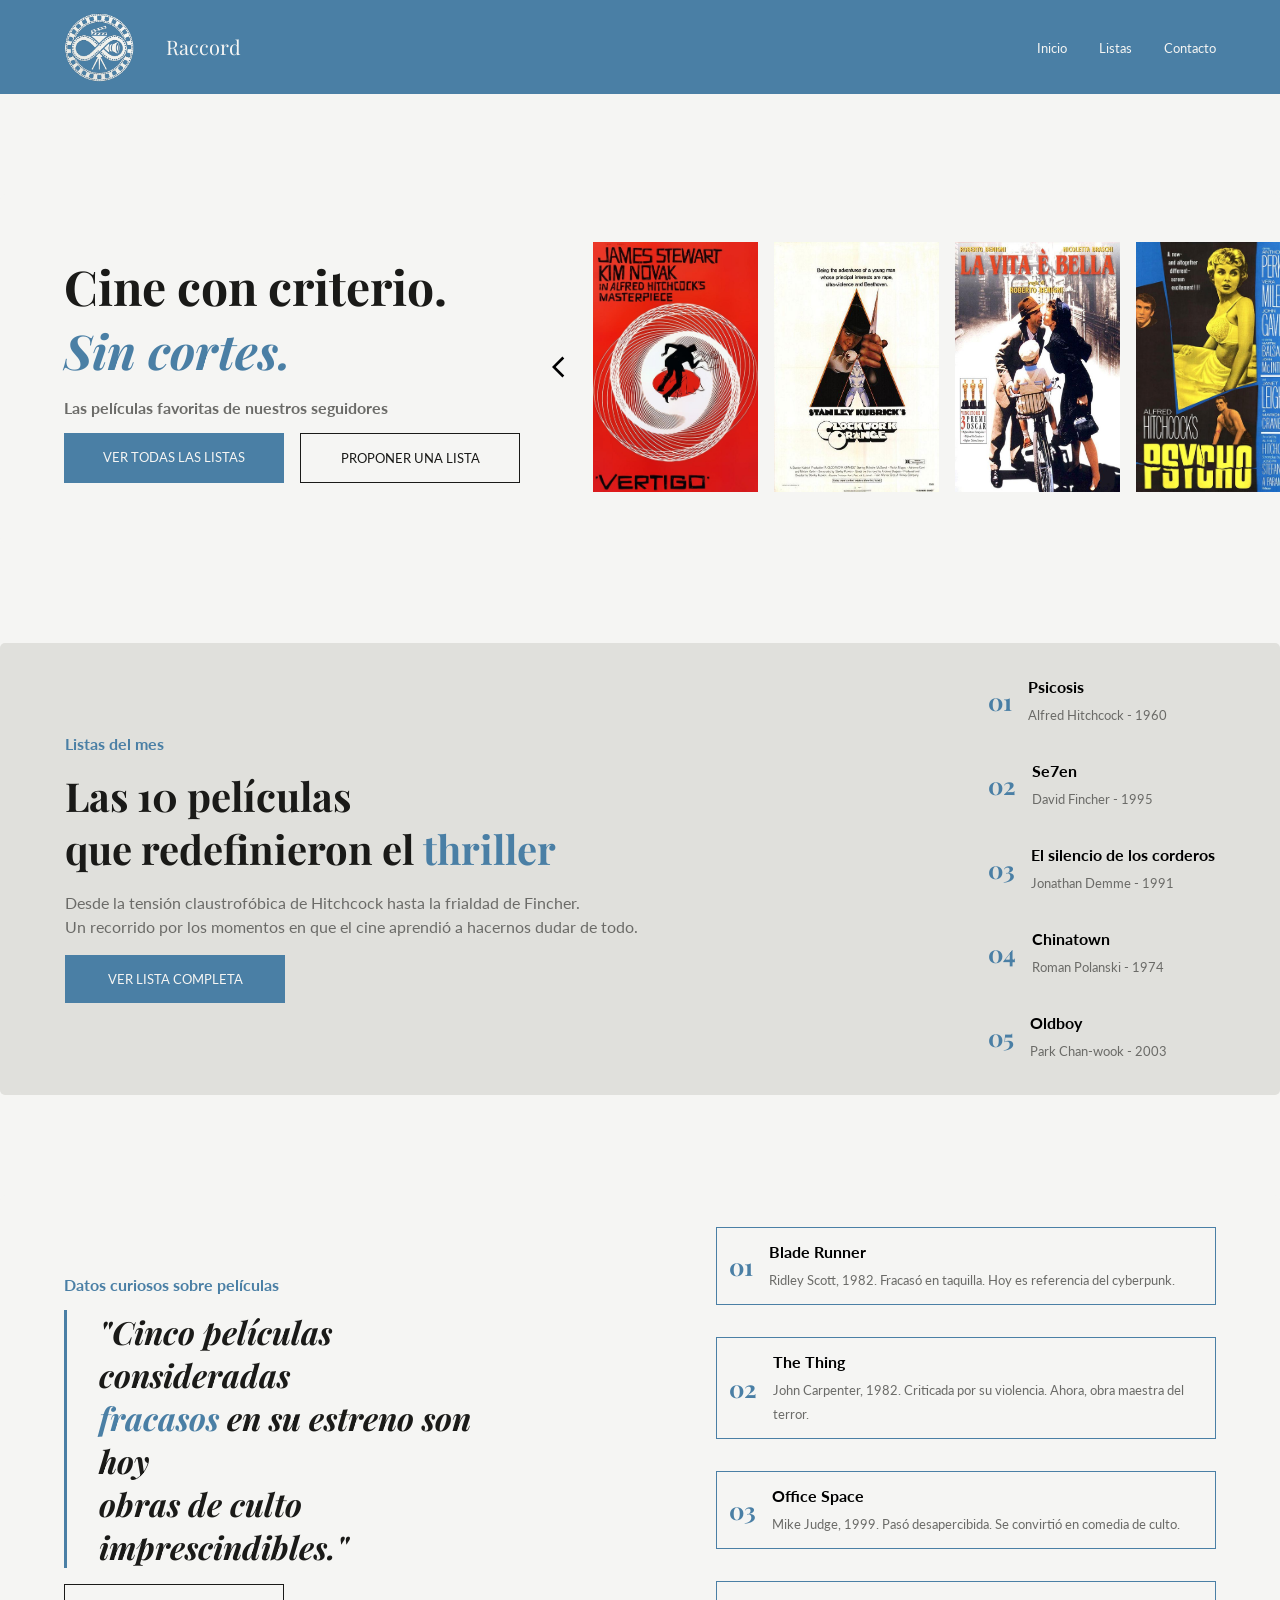
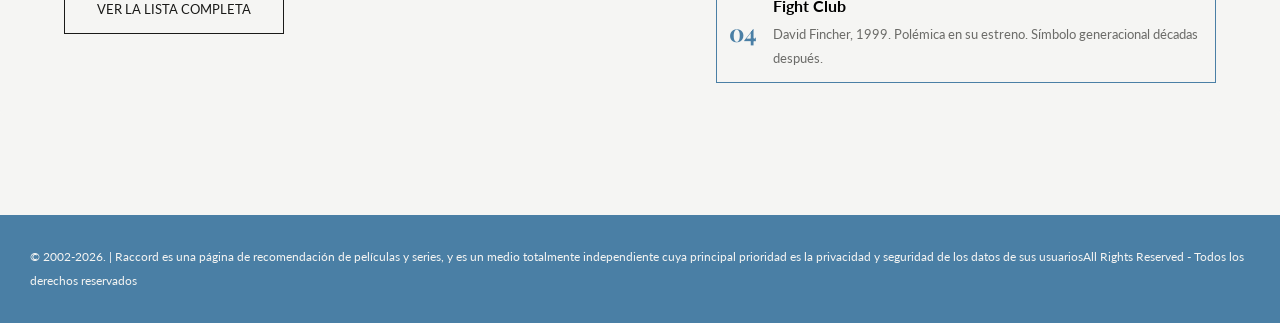
<file: index.html>
<!DOCTYPE html>
<html lang="en">

<head>
    <meta charset="UTF-8">
    <meta name="viewport" content="width=device-width, initial-scale=1.0">
    <title>Raccord</title>


    <link rel="preconnect" href="https://fonts.googleapis.com">
    <link rel="preconnect" href="https://fonts.gstatic.com" crossorigin>
    <link
        href="https://fonts.googleapis.com/css2?family=Lato:ital,wght@0,100;0,300;0,400;0,700;0,900;1,100;1,300;1,400;1,700;1,900&family=Open+Sans:ital,wght@0,300..800;1,300..800&display=swap"
        rel="stylesheet">
    <link rel="preconnect" href="https://fonts.googleapis.com">
    <link rel="preconnect" href="https://fonts.gstatic.com" crossorigin>
    <link rel="preconnect" href="https://fonts.googleapis.com">
    <link rel="preconnect" href="https://fonts.gstatic.com" crossorigin>
    <link
        href="https://fonts.googleapis.com/css2?family=Playfair+Display:ital,wght@0,400..900;1,400..900&family=Playfair:ital,opsz,wght@0,5..1200,300..900;1,5..1200,300..900&display=swap"
        rel="stylesheet">
    <link rel="stylesheet" href="css/inicio.css">
    <link rel="stylesheet" href="css/global.css">
</head>

<body>
    <!-- HEADER CON EL ICONO Y EL NAV -->
    <header class="flex">
        <div class="logo">
            <img src="img/Gemini_Generated_Image_gf1w91gf1w91gf1w.png" alt="">
            <!-- NOMBRE DE LA PÁGINA -->
            <div class="titulo-pagina">
                <p class="titulo">Raccord</p>
            </div>

        </div>

        <div class="menu">
            <img id="menu-icono" src="img/menu_24dp_F5F5F3_FILL0_wght400_GRAD0_opsz24.svg" alt="">
        </div>

        <nav class="navegador flex">
            <ul class="flex">
                <li><a href="inicio.html">Inicio</a></li>
                <li><a href="categoriaProductos.html">Listas</a></li>
                <li><a href="contacto.html">Contacto</a></li>
            </ul>
        </nav>
    </header>



    <main>
        <!-- TÍTULO DE LA PÁGINA CON SU SUBTITULO -->
    

        <!-- PRIMER SECTION, BANER -->
        <section class="baner division">
            <!-- DIV CON EL TEXTO -->
            <div class="texto-contenedor">
                <h1 class="h1baner">Cine con criterio. <span class="resaltado"><br><em>Sin cortes.</em></span> </h1>
                <h2 class="h2baner">Las películas favoritas de nuestros seguidores</h2>
                <!-- DIV CON LOS BOTONES -->
                <div class="div-boton">
                    <a class="boton ver" href="categoriaProductos.html">Ver todas las listas</a>
                    <a class="boton proponer" href="contacto.html">Proponer una lista</a>

                </div>

            </div>


            <!-- DIV CON LAS PELÍCULAS -->
            <div class="peliculas-banner">
                <!-- ICONO FLECHA -->
                <div class="icono-flecha" id="retroceder">
                    <img src="img/arrow_back_ios_24dp_000000_FILL0_wght400_GRAD0_opsz24.svg" alt="">
                </div>
                <div clas>
                    <!-- DIV CON LAS IMÁGENES DE LAS PELÍCULAS -->
                    <div class="grid" id="gridPeliculas">
                        <img src="img/vertigo-154050178-large.png" alt="">
                        <img src="img/a_clockwork_orange-964766200-large.png" alt="">
                        <img src="img/la_vita_e_bella-646167341-large.png" alt="">
                        <img src="img/psycho-805182707-large.png" alt="">
                        <img src="img/the_shawshank_redemption-576140557-large.png" alt="">
                        <img src="img/lost_highway-573198031-large.png" alt="">
                        <img src="img/un_monstruo_viene_a_verme_a_monster_calls-108553414-large.png" alt="">
                        <img src="img/the_sixth_sense-516003703-large.png" alt="">
                        <img src="img/one_flew_over_the_cuckoo_s_nest-669408644-large.png" alt="">
                        <img src="img/oldeuboi-520509097-large.png" alt="">
                    </div>

                </div>
                <!-- ICONO FLECHA -->
                <div class="icono-flecha" id="avanzar">
                    <img src="img/arrow_forward_ios_24dp_E3E3E3_FILL0_wght400_GRAD0_opsz24.svg" alt="">
                </div>
            </div>
        </section>


        <!-- SEGUNDO SECTION, LISTAS DEL MES -->
        <section class="listaMes division">
            <!-- DIV CON EL TEXTO -->
            <div class="texto-contenedor">
                <h2 class="h2listas">Listas del mes</h2>
                <h3 class="h3listas">Las 10 películas <br>que redefinieron el <span class="resaltado">thriller</span>
                </h3>
                <p>Desde la tensión claustrofóbica de Hitchcock hasta la frialdad de Fincher. <br>Un recorrido por los
                    momentos en que el cine aprendió a hacernos dudar de todo.</p>
                <!-- BOTÓN PARA VER LISTAS COMPLETAS -->
                <a class="boton ver" href="categoriaProductos.html">Ver lista completa</a>
            </div>

            <!-- DIV CON LAS PELICULAS DEL RANKING -->
            <div class="rankinMes">
                <div class="informacion-pelicula">
                    <div class="div-peliculas">
                        <!-- DIV CON LA INFORMACIÓN DE LAS PELICULAS DE FORMA INDEPENDIENTE -->
                        <div class="peliculas-orden">
                            <!-- NÚMERO DE LA PELÍCULA -->
                            <div class="numero">
                                <p>01</p>
                            </div>
                            <!-- INFORMACIÓN DE LA PELÍCULA -->
                            <div class="informacionP">
                                <p class="nombre-pelicula">Psicosis</p>
                                <p class="director">Alfred Hitchcock - 1960</p>

                            </div>

                        </div>
                        <div class="peliculas-orden">
                            <div class="numero">
                                <p>02</p>
                            </div>
                            <div class="informacionP">
                                <p class="nombre-pelicula">Se7en</p>
                                <p class="director">David Fincher - 1995</p>

                            </div>

                        </div>
                        <div class="peliculas-orden">
                            <div class="numero">
                                <p>03</p>
                            </div>
                            <div class="informacionP">
                                <p class="nombre-pelicula">El silencio de los corderos</p>
                                <p class="director">Jonathan Demme - 1991</p>

                            </div>

                        </div>
                        <div class="peliculas-orden">
                            <div class="numero">
                                <p>04</p>
                            </div>
                            <div class="informacionP">
                                <p class="nombre-pelicula">Chinatown</p>
                                <p class="director">Roman Polanski - 1974</p>

                            </div>

                        </div>
                        <div class="peliculas-orden">
                            <div class="numero">
                                <p>05</p>
                            </div>
                            <div class="informacionP">
                                <p class="nombre-pelicula">Oldboy</p>
                                <p class="director">Park Chan-wook - 2003</p>

                            </div>

                        </div>

                    </div>

                </div>

            </div>

        </section>


        <!-- TERCER SECTION, DATOS CURIOSOS -->
        <section class="datosCuriosos division">
            <!-- DIV CON EL TEXTO -->
            <div class="texto-contenedor">
                <h2 class="h2datos">Datos curiosos sobre películas</h2>
                <div>
                    <h3 class="h3datos bordeIzq"> <em>"Cinco películas consideradas <br><span
                                class="resaltado">fracasos</span>
                            en su
                            estreno son hoy <br>obras de culto
                            imprescindibles."</em> </h3>

                </div>
                <!-- BOTÓN QUE TE LLEVA A LA PÁGINA DE LAS LISTAS -->
                <a class="boton proponer" href="categoriaProductos.html">Ver la lista completa </a>
            </div>

            <!-- DIV CON LAS PELÍCULAS -->
            <div class="div-peliculas ">
                <!-- DIV DE CADA PELÍCULA -->
                <div class="peliculas-ordenes borde">
                    <!-- NÚMERO DE LA PELÍCULA -->
                    <div class="numero">
                        <p>01</p>
                    </div>
                    <!-- INFORMACIÓN DE LA PELÍCULA -->
                    <div class="informacionP">
                        <p class="nombre-pelicula">Blade Runner</p>
                        <p class="director">Ridley Scott, 1982. Fracasó en taquilla. Hoy es referencia del
                            cyberpunk.</p>

                    </div>
                </div>
                <div class="peliculas-ordenes borde">
                    <div class="numero">
                        <p>02</p>
                    </div>
                    <div class="informacionP">
                        <p class="nombre-pelicula">The Thing</p>
                        <p class="director">John Carpenter, 1982. Criticada por su violencia. Ahora, obra maestra del
                            terror.</p>

                    </div>
                </div>
                <div class="peliculas-ordenes borde">
                    <div class="numero">
                        <p>03</p>
                    </div>
                    <div class="informacionP">
                        <p class="nombre-pelicula">Office Space</p>
                        <p class="director">Mike Judge, 1999. Pasó desapercibida. Se convirtió en comedia de culto.</p>

                    </div>
                </div>
                <div class="peliculas-ordenes borde">
                    <div class="numero">
                        <p>04</p>
                    </div>
                    <div class="informacionP">
                        <p class="nombre-pelicula">Fight Club</p>
                        <p class="director">David Fincher, 1999. Polémica en su estreno. Símbolo generacional décadas
                            después.</p>

                    </div>
                </div>
            </div>
        </section>

    </main>



    <!-- FOOTER -->
    <footer>
        <p>© 2002-2026. | Raccord es una página de recomendación de películas y series, y es un medio totalmente
            independiente cuya principal prioridad es la privacidad y seguridad de los datos de sus usuariosAll Rights
            Reserved - Todos los derechos reservados</p>

    </footer>
    <!-- El link del script va justo al final del body -->
    <script src="js/global.js"></script>
    <script src="js/inicio.js"></script>
</body>


</html>
</file>
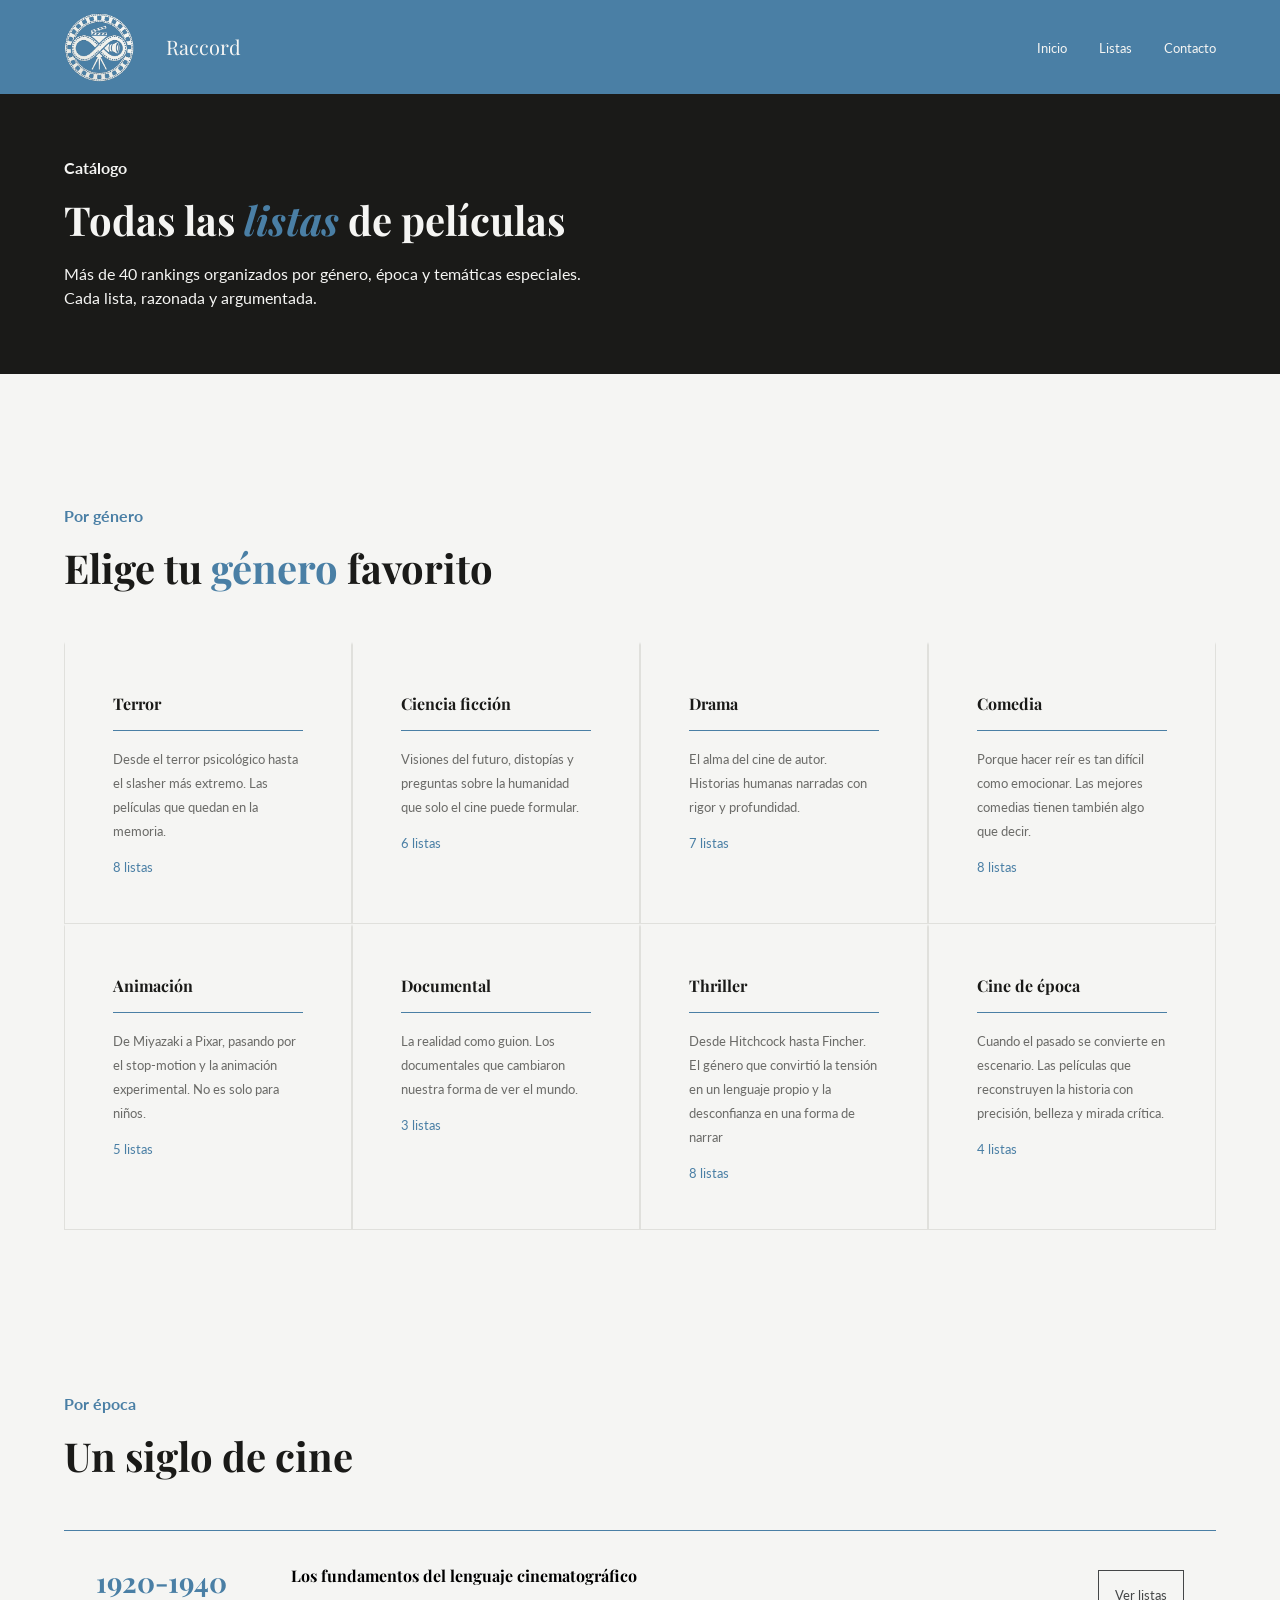
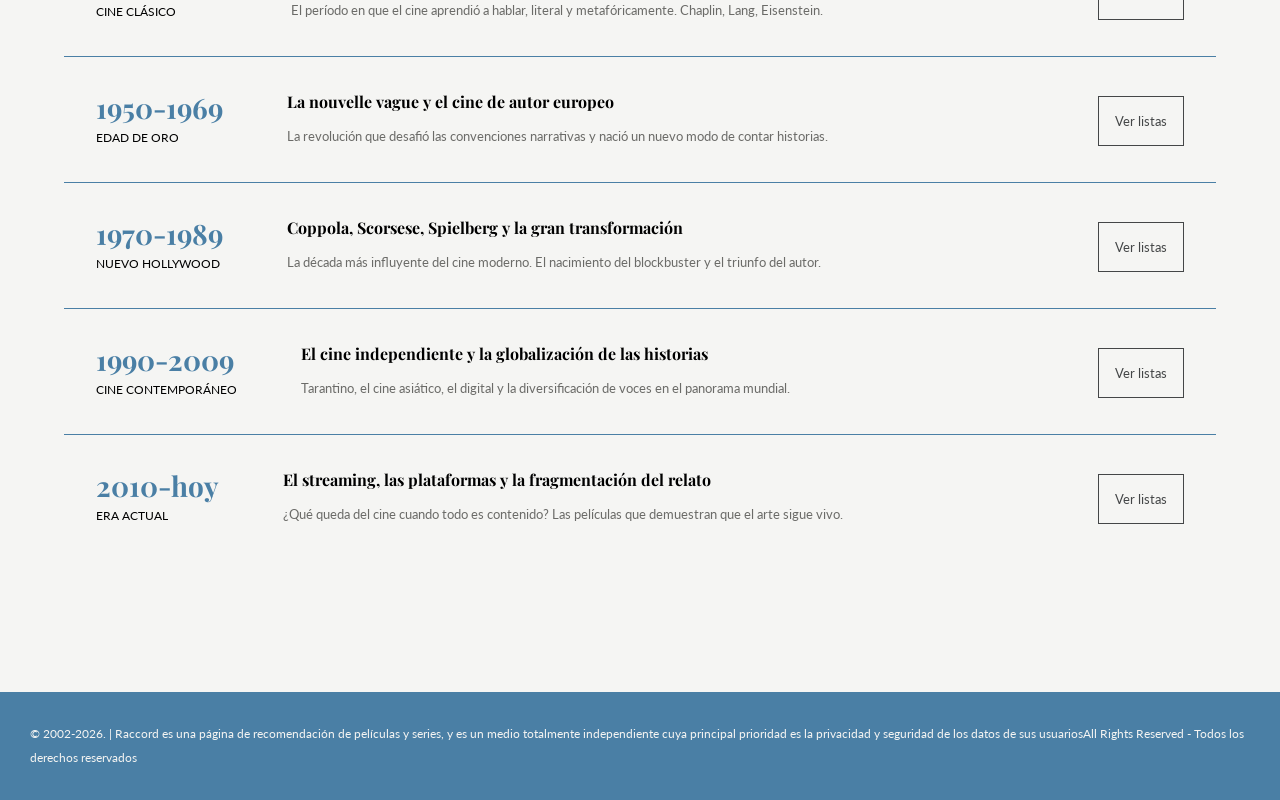
<file: categoriaProductos.html>
<!DOCTYPE html>
<html lang="en">

<head>
    <meta charset="UTF-8">
    <meta name="viewport" content="width=device-width, initial-scale=1.0">
    <title>Raccord</title>
    <link
        href="https://fonts.googleapis.com/css2?family=Lato:ital,wght@0,100;0,300;0,400;0,700;0,900;1,100;1,300;1,400;1,700;1,900&family=Open+Sans:ital,wght@0,300..800;1,300..800&display=swap"
        rel="stylesheet">
    <link rel="preconnect" href="https://fonts.googleapis.com">
    <link rel="preconnect" href="https://fonts.gstatic.com" crossorigin>
    <link rel="preconnect" href="https://fonts.googleapis.com">
    <link rel="preconnect" href="https://fonts.gstatic.com" crossorigin>
    <link
        href="https://fonts.googleapis.com/css2?family=Playfair+Display:ital,wght@0,400..900;1,400..900&family=Playfair:ital,opsz,wght@0,5..1200,300..900;1,5..1200,300..900&display=swap"
        rel="stylesheet">
    <link rel="stylesheet" href="css/categoriaProductos.css">
    <link rel="stylesheet" href="css/global.css">
</head>

<body>
    <!-- HEADER CON ICONO Y NAV -->
    <header class="flex">
        <div class="logo">
            <img src="img/Gemini_Generated_Image_gf1w91gf1w91gf1w.png" alt="">
             <!-- NOMBRE DE LA PÁGINA -->
            <div class="titulo-pagina">
                <p class="titulo">Raccord</p>
            </div>
        </div>

        <div class="menu">
            <img id="menu-icono" src="img/menu_24dp_F5F5F3_FILL0_wght400_GRAD0_opsz24.svg" alt="">
        </div>

        <nav class="navegador flex">
            <ul class="flex">
                <li><a href="index.html">Inicio</a></li>
                <li><a href="categoriaProductos.html">Listas</a></li>
                <li><a href="contacto.html">Contacto</a></li>
            </ul>
        </nav>
    </header>




    <main>
       

        <!-- PRIMER SECTION, CATÁLOGO -->
        <section class="todas-listas">
            <div class="texto-contenedor">
                <h2 class="h2listas">Catálogo</h2>
                <h1 class="h1listas">Todas las <span class="resaltado"><em>listas</em></span> de películas</h1>
                <p>Más de 40 rankings organizados por género, época y temáticas especiales. Cada lista, razonada y
                    argumentada.</p>
            </div>

        </section>
        
        <!-- SEGUNDO SECTION, POR GÉNERO -->
        <section class="section-genero">
            <!-- DIV CON EL TEXTO -->
            <div class="texto-contenedor">
                <h2 class="h2listas">Por género</h2>
                <h3 class="h3listas">Elige tu <span class="resaltado">género</span> favorito</h3>
            </div>

            <!-- DIV CON EL GRID DE LAS PELÍCULAS POR GÉNERO -->
            <div class="por-genero">
                <!-- DIV DE CADA PELÍCULA CON SU GÉNERO E INFORMACIÓN -->
                <div class="genero">
                    <h3>Terror</h3>
                    <p>Desde el terror psicológico hasta el slasher más extremo. Las películas que quedan en la memoria.
                    </p>
                    <a href="">8 listas</a>
                </div>

                <div class="genero">
                    <h3>Ciencia ficción</h3>
                    <p>Visiones del futuro, distopías y preguntas sobre la humanidad que solo el cine puede formular.
                    </p>
                    <a href="">6 listas</a>
                </div>

                <div class="genero">
                    <h3>Drama</h3>
                    <p>El alma del cine de autor. Historias humanas narradas con rigor y profundidad.
                    </p>
                    <a href="">7 listas</a>
                </div>

                <div class="genero">
                    <h3>Comedia</h3>
                    <p>Porque hacer reír es tan difícil como emocionar. Las mejores comedias tienen también algo que
                        decir.
                    </p>
                    <a href="">8 listas</a>
                </div>

                <div class="genero">
                    <h3>Animación</h3>
                    <p>De Miyazaki a Pixar, pasando por el stop-motion y la animación experimental. No es solo para
                        niños.
                    </p>
                    <a href="">5 listas</a>
                </div>

                <div class="genero">
                    <h3>Documental</h3>
                    <p>La realidad como guion. Los documentales que cambiaron nuestra forma de ver el mundo.
                    </p>
                    <a href="">3 listas</a>
                </div>

                <div class="genero">
                    <h3>Thriller
                    </h3>
                    <p>Desde Hitchcock hasta Fincher. El género que convirtió la tensión en un lenguaje propio y la
                        desconfianza en una forma de narrar
                    </p>
                    <a href="">8 listas</a>
                </div>

                <div class="genero">
                    <h3>Cine de época</h3>
                    <p>Cuando el pasado se convierte en escenario. Las películas que reconstruyen la historia con
                        precisión, belleza y mirada crítica.
                    </p>
                    <a href="">4 listas</a>
                </div>
            </div>

        </section>


        <!-- TERCER DIV, POR ÉPOCA -->
        <section class="siglo-cine">
            <!-- DIV CON EL TEXTO -->
            <div class="texto-contenedor">
                <h2 class="h2listas">Por época</h2>
                <h3 class="h3listas">Un siglo de cine</h3>
            </div>

            <!-- DIV CON LAS PELÍCULAS POR ÉPOCA -->
            <div class="contenedor-filas-cine">
                <!-- DIV DE LA FILA DE CADA PELÍCULA -->
                <div class="fila-cine-completa">
                    <!-- DIV DE LA INFORMACIÓN DE LAS PELÍCULAS -->
                    <div class="fila-cine">
                        <!-- FECHA Y TIPO DE CINE -->
                        <div class="fecha">
                            <h3>1920-1940</h3>
                            <p>Cine clásico</p>
                        </div>
                        <!-- INFORMACIÓN DE LA CATEGORÍA -->
                        <div class="texto-cine">
                            <h4>Los fundamentos del lenguaje cinematográfico</h4>
                            <p>El período en que el cine aprendió a hablar, literal y metafóricamente. Chaplin,
                                Lang, Eisenstein.
                            </p>
                        </div>

                    </div>

                    <!-- BOTÓN QUE TE LLEVARIA A LAS LISTAS -->
                    <div class="ver-listas">
                        <a class="boton-listas" href="">Ver listas</a>
                    </div>

                </div>

                <div class="fila-cine-completa">
                    <div class="fila-cine">
                        <div class="fecha">
                            <h3>1950-1969</h3>
                            <p>Edad de oro</p>

                        </div>

                        <div class="texto-cine">
                            <h4>La nouvelle vague y el cine de autor europeo</h4>
                            <p>La revolución que desafió las convenciones narrativas y nació un nuevo modo de contar
                                historias.
                            </p>
                        </div>

                    </div>

                    <div class="ver-listas">
                        <a class="boton-listas" href="">Ver listas</a>
                    </div>

                </div>

                <div class="fila-cine-completa">
                    <div class="fila-cine">
                        <div class="fecha">
                            <h3>1970-1989</h3>
                            <p>Nuevo Hollywood</p>

                        </div>

                        <div class="texto-cine">
                            <h4>Coppola, Scorsese, Spielberg y la gran transformación</h4>
                            <p>La década más influyente del cine moderno. El nacimiento del blockbuster y el triunfo del
                                autor.
                            </p>
                        </div>

                    </div>

                    <div class="ver-listas">
                        <a class="boton-listas" href="">Ver listas</a>
                    </div>

                </div>

                <div class="fila-cine-completa">
                    <div class="fila-cine">
                        <div class="fecha">
                            <h3>1990-2009</h3>
                            <p>Cine contemporáneo</p>

                        </div>

                        <div class="texto-cine">
                            <h4>El cine independiente y la globalización de las historias</h4>
                            <p>Tarantino, el cine asiático, el digital y la diversificación de voces en el panorama
                                mundial.
                            </p>
                        </div>

                    </div>

                    <div class="ver-listas">
                        <a class="boton-listas" href="">Ver listas</a>
                    </div>

                </div>

                <div class="fila-cine-completa">
                    <div class="fila-cine">
                        <div class="fecha">
                            <h3>2010-hoy</h3>
                            <p>Era actual</p>

                        </div>

                        <div class="texto-cine">
                            <h4>El streaming, las plataformas y la fragmentación del relato</h4>
                            <p>¿Qué queda del cine cuando todo es contenido? Las películas que demuestran que el arte
                                sigue vivo.
                            </p>
                        </div>

                    </div>

                    <div class="ver-listas">
                        <a class="boton-listas" href="">Ver listas</a>
                    </div>

                </div>

            </div>

            </div>

        </section>

    </main>


    <!-- FOOTER -->
    <footer>
        <p>© 2002-2026. | Raccord es una página de recomendación de películas y series, y es un medio totalmente
            independiente cuya principal prioridad es la privacidad y seguridad de los datos de sus usuariosAll Rights
            Reserved - Todos los derechos reservados</p>

    </footer>

    <script src="js/global.js"></script>
</body>



</html>
</file>
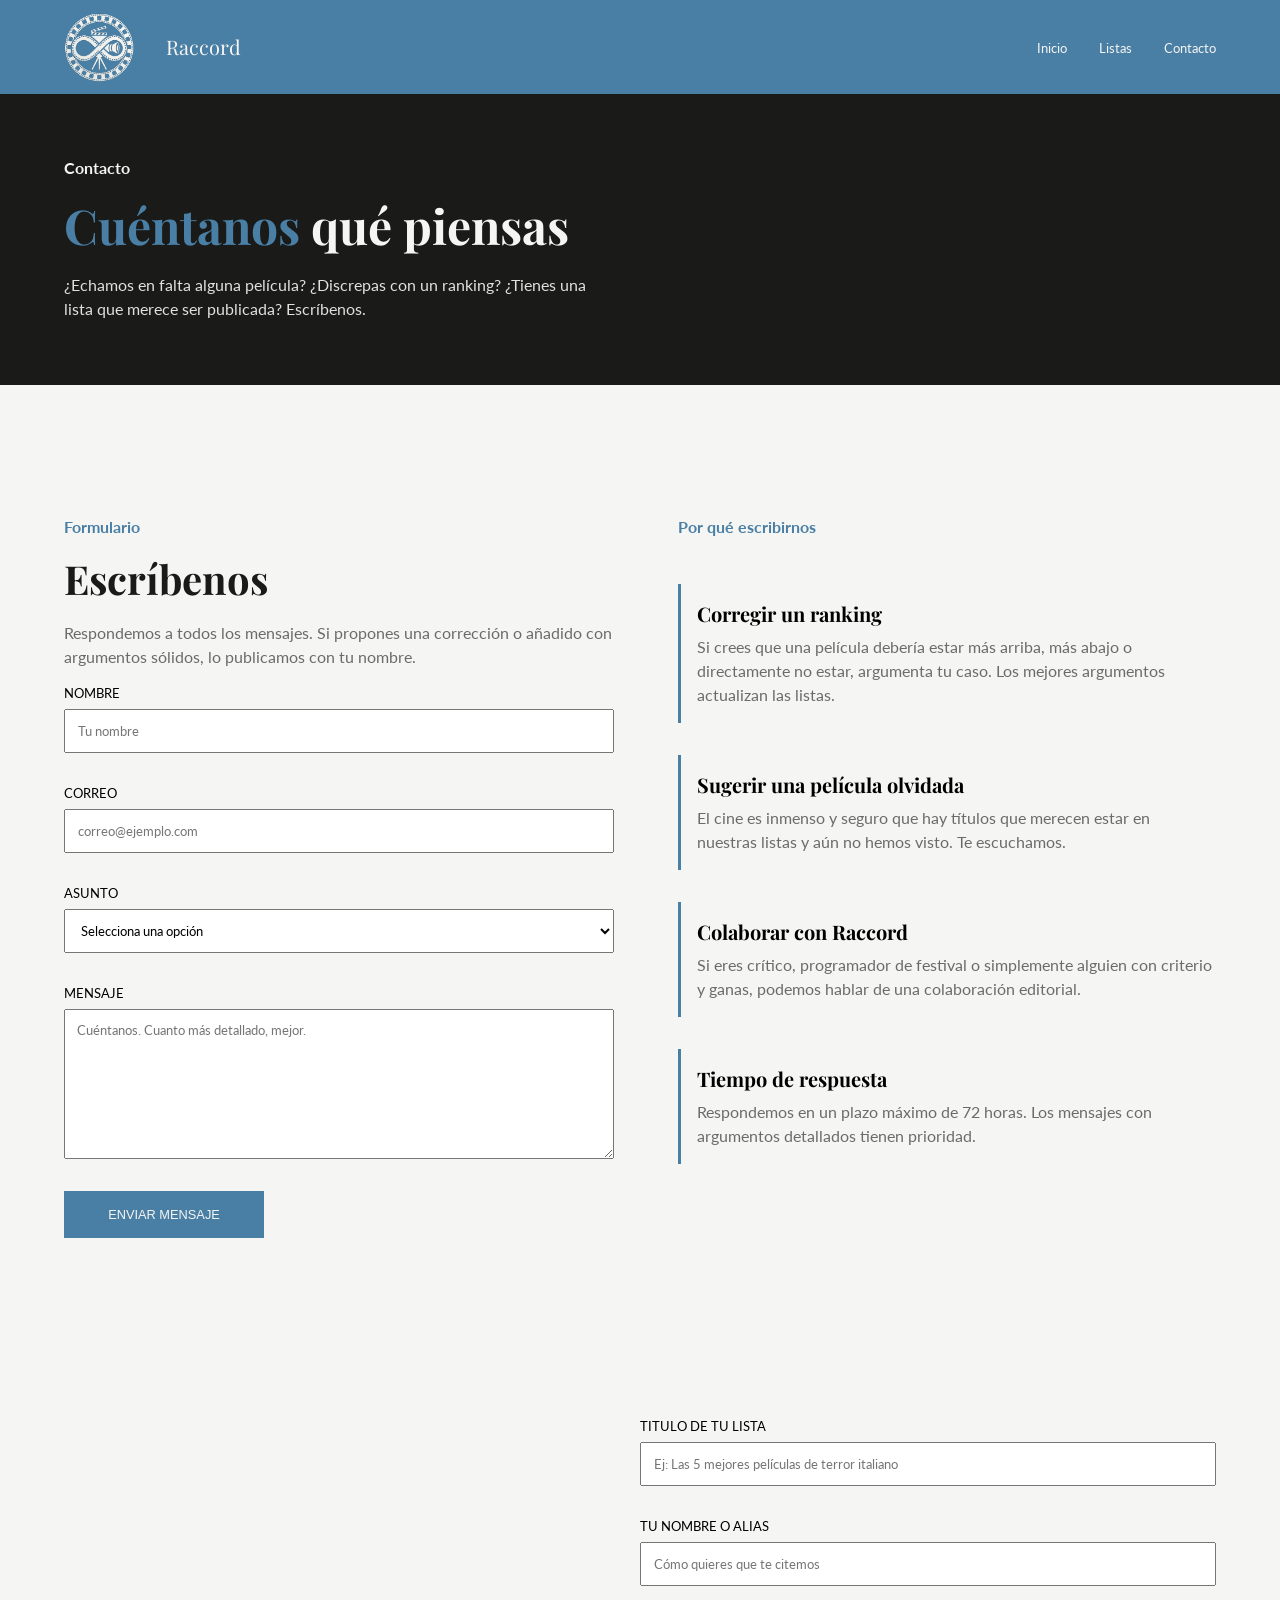
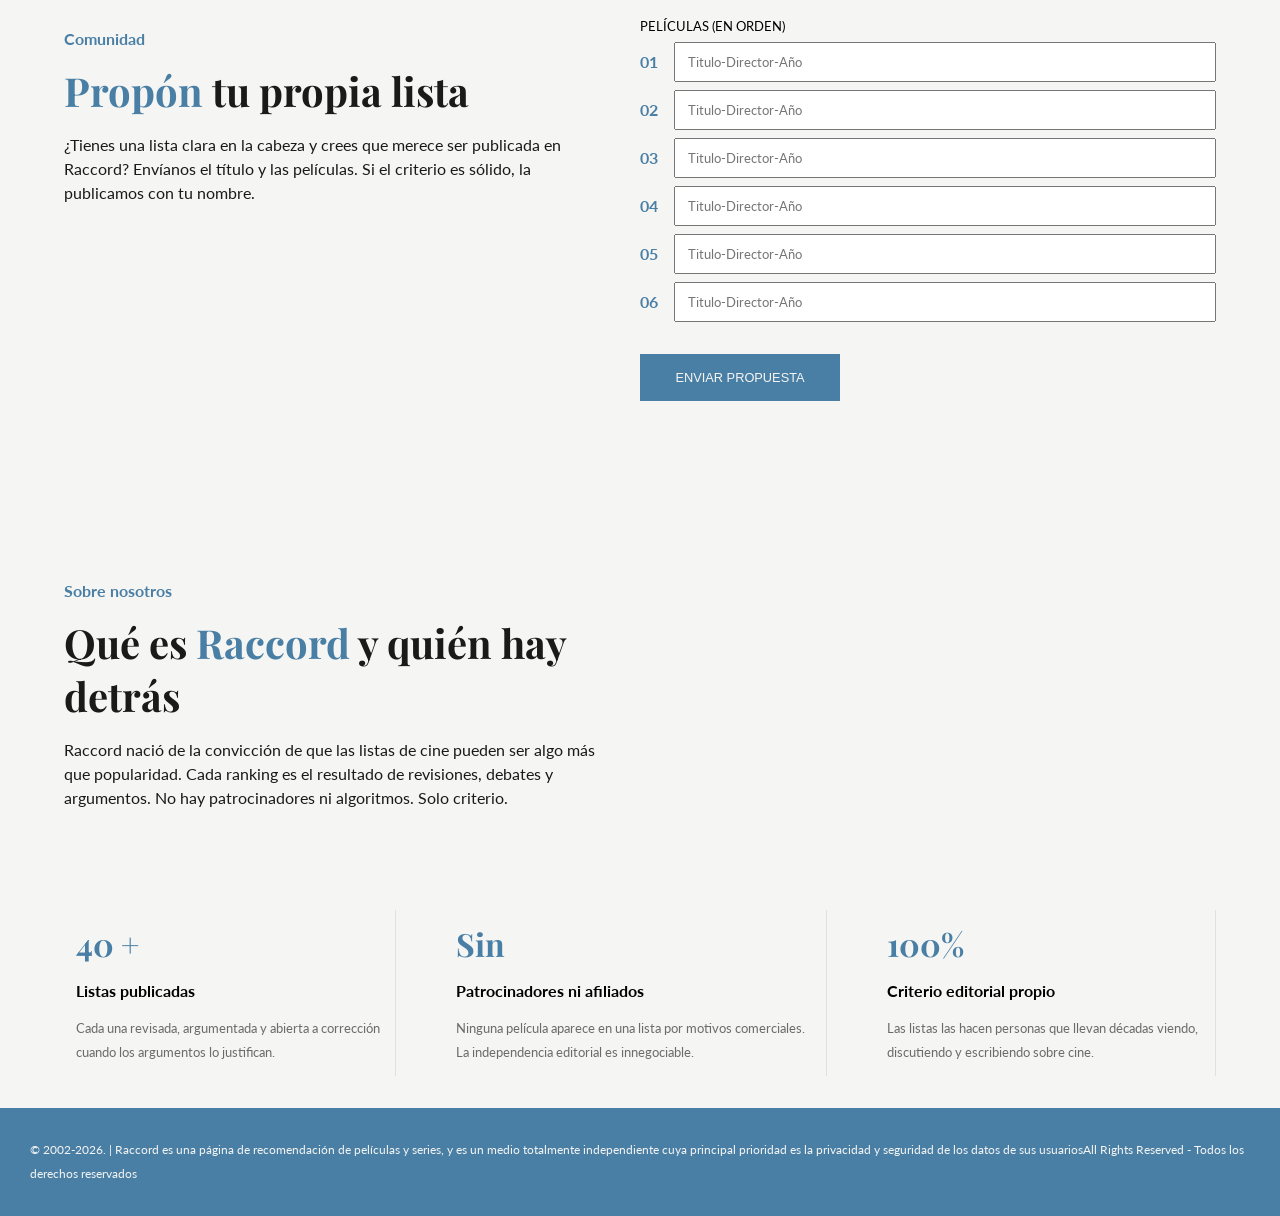
<file: contacto.html>
<!DOCTYPE html>
<html lang="en">

<head>
    <meta charset="UTF-8">
    <meta name="viewport" content="width=device-width, initial-scale=1.0">
    <title>Raccord</title>
    <link
        href="https://fonts.googleapis.com/css2?family=Lato:ital,wght@0,100;0,300;0,400;0,700;0,900;1,100;1,300;1,400;1,700;1,900&family=Open+Sans:ital,wght@0,300..800;1,300..800&display=swap"
        rel="stylesheet">
    <link rel="preconnect" href="https://fonts.googleapis.com">
    <link rel="preconnect" href="https://fonts.gstatic.com" crossorigin>
    <link rel="preconnect" href="https://fonts.googleapis.com">
    <link rel="preconnect" href="https://fonts.gstatic.com" crossorigin>
    <link
        href="https://fonts.googleapis.com/css2?family=Playfair+Display:ital,wght@0,400..900;1,400..900&family=Playfair:ital,opsz,wght@0,5..1200,300..900;1,5..1200,300..900&display=swap"
        rel="stylesheet">
    <link rel="stylesheet" href="css/contacto.css">
    <link rel="stylesheet" href="css/global.css">
</head>

<body>
    <!-- HEADER CON EL ICONO Y EL NAV -->
    <header class="flex">
        <div class="logo">
            <img src="img/Gemini_Generated_Image_gf1w91gf1w91gf1w.png" alt="">
             <!-- NOMBRE DE LA PÁGINA -->
            <div class="titulo-pagina">
                <p class="titulo">Raccord</p>
            </div>
        </div>

        <div class="menu">
            <img id="menu-icono" src="img/menu_24dp_F5F5F3_FILL0_wght400_GRAD0_opsz24.svg" alt="">
        </div>

        <nav class="navegador flex">
            <ul class="flex">
                <li><a href="index.html">Inicio</a></li>
                <li><a href="categoriaProductos.html">Listas</a></li>
                <li><a href="contacto.html">Contacto</a></li>
            </ul>
        </nav>
    </header>




    <main>
       

        <!-- PRIMER SECTION, DE CONTACTO -->
        <section class="section-contacto">
            <!-- TEXTO DEL SECTION -->
            <div class="texto-contenedor">
                <h2 class="h2listas">Contacto</h2>
                <h1 class="h1listas"><span class="resaltado">Cuéntanos</span> qué piensas</h1>
                <p>¿Echamos en falta alguna película? ¿Discrepas con un ranking? ¿Tienes una lista que merece ser
                    publicada? Escríbenos.</p>
            </div>

        </section>

        <!-- SEGUNDO SECTION, PRIMER FORMULARIO -->
        <section class="section-formulario">
            <div class="formulario">
                <!-- DIV CON TEXTO INFORMATIVO DEL FORMULARIO -->
                <div class="texto-contenedor">
                    <h2 class="h2listas">Formulario</h2>
                    <h3 class="h3listas">Escríbenos</h3>
                    <p>Respondemos a todos los mensajes. Si propones una corrección o añadido con argumentos sólidos, lo
                        publicamos con tu nombre.</p>
                </div>

                <!-- DIV QUE CONTIENE EL FORMULARIO -->
                <div class="formulario-rellenar">
                    <form action="" id="formulario-contacto">
                        <!-- DATOS DEL FORMULARIO -->
                        <div class="datos">
                            <!-- NOMBRE -->
                            <div class="nombre linea-formulario">
                                <label for="text">Nombre</label>
                                <input type="text" placeholder="Tu nombre" required>
                            </div>
                            <!-- CORREO -->
                            <div class="correo linea-formulario">
                                <label for="text">Correo</label>
                                <input type="email" placeholder="correo@ejemplo.com" required>
                            </div>
                            <!-- ASUNTO SELECCIONABLE -->
                            <div class="asunto linea-formulario">
                                <label for="text">Asunto</label>
                                <select name="select-asunto">
                                    <option value="">Selecciona una opción</option>
                                    <option value="">Corrección de un ranking</option>
                                    <option value="">Sugerencia de película</option>
                                    <option value="">Propuesta de lista nueva</option>
                                    <option value="">Colaboración o prensa</option>
                                    <option value="">Otro</option>
                                </select>
                            </div>
                            <!-- MENSAJE CON TEXT AREA -->
                            <div class="mensaje linea-formulario">
                                <label for="text">Mensaje</label>
                                <textarea name="mensaje"
                                    placeholder="Cuéntanos. Cuanto más detallado, mejor."></textarea>
                            </div>
                            <!-- BOTÓN PARA ENVIAR EL FORMULARIO -->
                            <button>Enviar Mensaje</button>

                        </div>
                    </form>
                    <!-- PARRAFO PARA QUE SE MUESTRE EL MENSAJE DEL SUBMIT -->
                    <p id= "mensaje-confirmacion-contacto"></p>

                </div>
            </div>

            <!-- DIV DE POR QUÉ ESCRIBIR -->
            <div class="porque-escribir">
                <!-- TÍTULO DEL APARTADO -->
                <div class="texto-contenedor">
                    <h2 class="h2listas">Por qué escribirnos</h2>
                </div>

                <!-- DIV DE LOS MOTIVOS -->
                <div class="div-motivos">
                    <!-- MOTIVOS DE FORMA INDEPENDIENTE -->
                    <div class="motivos-tarjeta">
                        <h3>Corregir un ranking</h3>
                        <p>Si crees que una película debería estar más arriba, más abajo o directamente no estar,
                            argumenta
                            tu caso. Los mejores argumentos actualizan las listas.</p>
                    </div>

                    <div class="motivos-tarjeta">
                        <h3>Sugerir una película olvidada</h3>
                        <p>El cine es inmenso y seguro que hay títulos que merecen estar en nuestras listas y aún no
                            hemos visto. Te escuchamos.</p>
                    </div>

                    <div class="motivos-tarjeta">
                        <h3>Colaborar con Raccord</h3>
                        <p>Si eres crítico, programador de festival o simplemente alguien con criterio y ganas, podemos
                            hablar de una colaboración editorial.</p>
                    </div>

                    <div class="motivos-tarjeta">
                        <h3>Tiempo de respuesta</h3>
                        <p>Respondemos en un plazo máximo de 72 horas. Los mensajes con argumentos detallados tienen
                            prioridad.</p>
                    </div>

                </div>

            </div>

        </section>


        <!-- TERCER SECTION, PROPONER LISTAS -->
        <section class="section-proponer">
            <!-- DIV CON EL TEXTO -->
            <div class="texto-contenedor">
                <h2 class="h2listas">Comunidad</h2>
                <h3 class="h3listas"><span class="resaltado">Propón</span> tu propia lista</h3>
                <p>¿Tienes una lista clara en la cabeza y crees que merece ser publicada en Raccord? Envíanos el
                    título y las películas. Si el criterio es sólido, la publicamos con tu nombre.</p>

            </div>

            <!-- DIV CON EL FORMULARIO PARA PROPONER -->
            <div class="proponer-lista">
                <div class="proponer-formulario">
                    <div class="formulario-rellenar">
                        <!-- FORMULARIO -->
                        <form action="" id="formulario-proponer">
                            <!-- DATOS DEL FORMULARIO -->
                            <div class="datos">
                                <!-- TITULO -->
                                <div class="titulo-lista linea-formulario">
                                    <label for="text">Titulo de tu lista</label>
                                    <input type="text" placeholder="Ej: Las 5 mejores películas de terror italiano"
                                        required>
                                </div>

                                <!-- NOMBRE -->
                                <div class="nombre-alias linea-formulario">
                                    <label for="text">Tu nombre o alias</label>
                                    <input type="text" placeholder="Cómo quieres que te citemos" required>
                                </div>

                                <!-- DIV CON VARIAS PELICULAS PARA EL FORMULARIO -->
                                <div class="peliculas linea-formulario">
                                    <label for="text">Películas (en orden)</label>

                                    <!-- DIV PARA CADA PELICULA -->
                                    <div class="peliculas-orden ">
                                        <h4 class="numero-pelicula">01</h4>
                                        <input type="text" placeholder="Titulo-Director-Año" required>
                                    </div>

                                    <div class="peliculas-orden">
                                        <h4 class="numero-pelicula">02</h4>
                                        <input type="text" placeholder="Titulo-Director-Año" required>
                                    </div>

                                    <div class="peliculas-orden">
                                        <h4 class="numero-pelicula">03</h4>
                                        <input type="text" placeholder="Titulo-Director-Año" required>
                                    </div>

                                    <div class="peliculas-orden">
                                        <h4 class="numero-pelicula">04</h4>
                                        <input type="text" placeholder="Titulo-Director-Año">
                                    </div>

                                    <div class="peliculas-orden">
                                        <h4 class="numero-pelicula">05</h4>
                                        <input type="text" placeholder="Titulo-Director-Año">
                                    </div>

                                    <div class="peliculas-orden">
                                        <h4 class="numero-pelicula">06</h4>
                                        <input type="text" placeholder="Titulo-Director-Año">
                                    </div>

                                </div>
                                <!-- BOTÓN PARA ENVIAR -->
                                <button>Enviar Propuesta</button>
                            </div>
                        </form>
                        <!-- PÁRRAFO PARA QUE SALGA EL MENSAJE DE CONFIRMACIÓN AL RELLENAR EL FORMULARIO -->
                        <p id="mensaje-confirmacion-proponer"></p>
                    </div>

                </div>

            </div>

        </section>

        <!-- CUARTO SECTION, SOBRE NOSOTROS -->
        <section class="section-sobrenosotros">
            <!-- DIV CON EL TEXTO -->
            <div class="texto-contenedor">
                <h2 class="h2listas">Sobre nosotros</h2>
                <h3 class="h3listas">Qué es <span class="resaltado">Raccord</span> y quién hay detrás</h3>
                <p>Raccord nació de la convicción de que las listas de cine pueden ser algo más que popularidad. Cada
                    ranking es el resultado de revisiones, debates y argumentos. No hay patrocinadores ni algoritmos.
                    Solo criterio.</p>
            </div>

            <!-- DIV CON LA INFORMACIÓN DEL SOBRE NOSOTROS -->
            <div class="info-nosotros">
                <!-- DIV CON LA INFORMACIÓN INDEPENDIENTE -->
                <div class="tarjeta-nosotros">
                    <h3>40 +</h3>
                    <h4>Listas publicadas</h4>
                    <p>Cada una revisada, argumentada y abierta a corrección cuando los argumentos lo justifican.</p>
                </div>

                <div class="tarjeta-nosotros">
                    <h3>Sin</h3>
                    <h4>Patrocinadores ni afiliados</h4>
                    <p>Ninguna película aparece en una lista por motivos comerciales. La independencia editorial es innegociable.</p>
                </div>

                <div class="tarjeta-nosotros">
                    <h3>100%</h3>
                    <h4>Criterio editorial propio</h4>
                    <p>Las listas las hacen personas que llevan décadas viendo, discutiendo y escribiendo sobre cine.</p>
                </div>
            </div>

        </section>

    </main>


    <!-- FOOTER -->
    <footer>
        <p>© 2002-2026. | Raccord es una página de recomendación de películas y series, y es un medio totalmente
            independiente cuya principal prioridad es la privacidad y seguridad de los datos de sus usuariosAll Rights
            Reserved - Todos los derechos reservados</p>

    </footer>
    <script src="js/global.js"></script>
    <script src="js/contacto.js"></script>
</body>



</html>
</file>
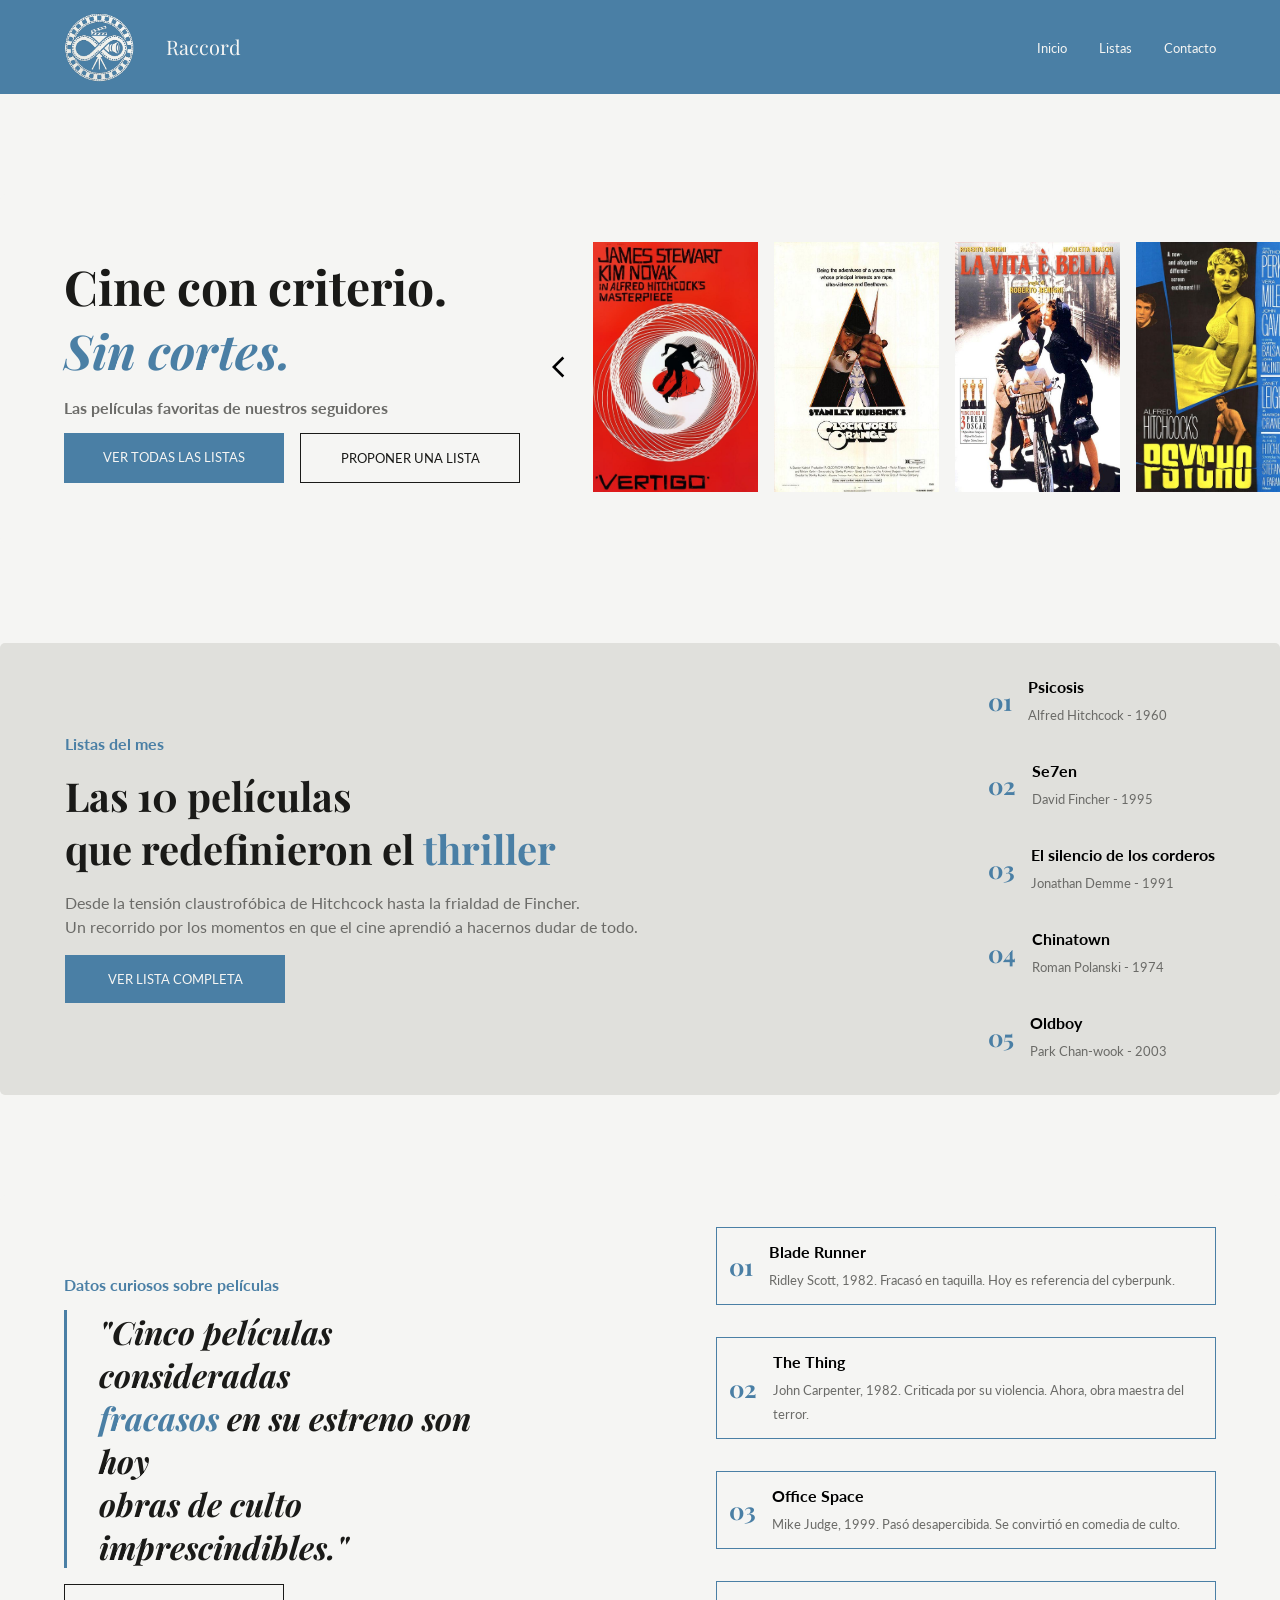
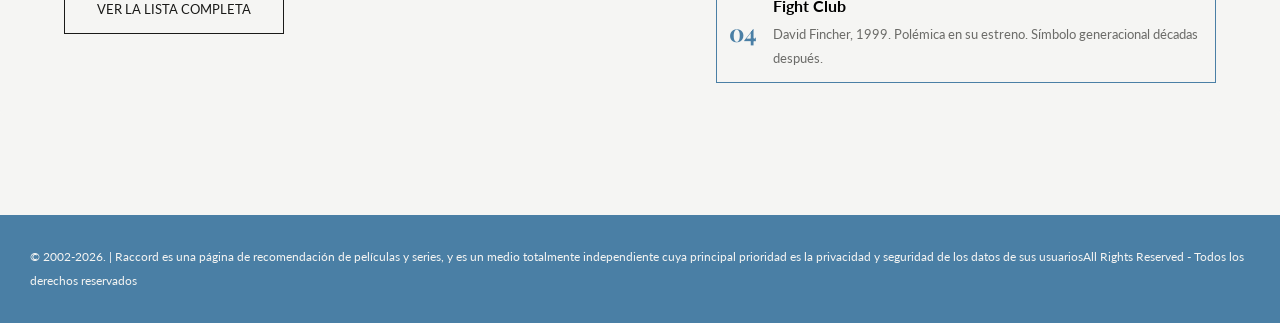
<file: inicio.html>
<!DOCTYPE html>
<html lang="en">

<head>
    <meta charset="UTF-8">
    <meta name="viewport" content="width=device-width, initial-scale=1.0">
    <title>Document</title>


    <link rel="preconnect" href="https://fonts.googleapis.com">
    <link rel="preconnect" href="https://fonts.gstatic.com" crossorigin>
    <link
        href="https://fonts.googleapis.com/css2?family=Lato:ital,wght@0,100;0,300;0,400;0,700;0,900;1,100;1,300;1,400;1,700;1,900&family=Open+Sans:ital,wght@0,300..800;1,300..800&display=swap"
        rel="stylesheet">
    <link rel="preconnect" href="https://fonts.googleapis.com">
    <link rel="preconnect" href="https://fonts.gstatic.com" crossorigin>
    <link rel="preconnect" href="https://fonts.googleapis.com">
    <link rel="preconnect" href="https://fonts.gstatic.com" crossorigin>
    <link
        href="https://fonts.googleapis.com/css2?family=Playfair+Display:ital,wght@0,400..900;1,400..900&family=Playfair:ital,opsz,wght@0,5..1200,300..900;1,5..1200,300..900&display=swap"
        rel="stylesheet">
    <link rel="stylesheet" href="css/inicio.css">
    <link rel="stylesheet" href="css/global.css">
</head>

<body>
    <!-- HEADER CON EL ICONO Y EL NAV -->
    <header class="flex">
        <div class="logo">
            <img src="img/Gemini_Generated_Image_gf1w91gf1w91gf1w.png" alt="">
            <!-- NOMBRE DE LA PÁGINA -->
            <div class="titulo-pagina">
                <p class="titulo">Raccord</p>
            </div>

        </div>

        <div class="menu">
            <img id="menu-icono" src="img/menu_24dp_F5F5F3_FILL0_wght400_GRAD0_opsz24.svg" alt="">
        </div>

        <nav class="navegador flex">
            <ul class="flex">
                <li><a href="inicio.html">Inicio</a></li>
                <li><a href="categoriaProductos.html">Listas</a></li>
                <li><a href="contacto.html">Contacto</a></li>
            </ul>
        </nav>
    </header>



    <main>
        <!-- TÍTULO DE LA PÁGINA CON SU SUBTITULO -->
    

        <!-- PRIMER SECTION, BANER -->
        <section class="baner division">
            <!-- DIV CON EL TEXTO -->
            <div class="texto-contenedor">
                <h1 class="h1baner">Cine con criterio. <span class="resaltado"><br><em>Sin cortes.</em></span> </h1>
                <h2 class="h2baner">Las películas favoritas de nuestros seguidores</h2>
                <!-- DIV CON LOS BOTONES -->
                <div class="div-boton">
                    <a class="boton ver" href="categoriaProductos.html">Ver todas las listas</a>
                    <a class="boton proponer" href="contacto.html">Proponer una lista</a>

                </div>

            </div>


            <!-- DIV CON LAS PELÍCULAS -->
            <div class="peliculas-banner">
                <!-- ICONO FLECHA -->
                <div class="icono-flecha" id="retroceder">
                    <img src="img/arrow_back_ios_24dp_000000_FILL0_wght400_GRAD0_opsz24.svg" alt="">
                </div>
                <div clas>
                    <!-- DIV CON LAS IMÁGENES DE LAS PELÍCULAS -->
                    <div class="grid" id="gridPeliculas">
                        <img src="img/vertigo-154050178-large.png" alt="">
                        <img src="img/a_clockwork_orange-964766200-large.png" alt="">
                        <img src="img/la_vita_e_bella-646167341-large.png" alt="">
                        <img src="img/psycho-805182707-large.png" alt="">
                        <img src="img/the_shawshank_redemption-576140557-large.png" alt="">
                        <img src="img/lost_highway-573198031-large.png" alt="">
                        <img src="img/un_monstruo_viene_a_verme_a_monster_calls-108553414-large.png" alt="">
                        <img src="img/the_sixth_sense-516003703-large.png" alt="">
                        <img src="img/one_flew_over_the_cuckoo_s_nest-669408644-large.png" alt="">
                        <img src="img/oldeuboi-520509097-large.png" alt="">
                    </div>

                </div>
                <!-- ICONO FLECHA -->
                <div class="icono-flecha" id="avanzar">
                    <img src="img/arrow_forward_ios_24dp_E3E3E3_FILL0_wght400_GRAD0_opsz24.svg" alt="">
                </div>
            </div>
        </section>


        <!-- SEGUNDO SECTION, LISTAS DEL MES -->
        <section class="listaMes division">
            <!-- DIV CON EL TEXTO -->
            <div class="texto-contenedor">
                <h2 class="h2listas">Listas del mes</h2>
                <h3 class="h3listas">Las 10 películas <br>que redefinieron el <span class="resaltado">thriller</span>
                </h3>
                <p>Desde la tensión claustrofóbica de Hitchcock hasta la frialdad de Fincher. <br>Un recorrido por los
                    momentos en que el cine aprendió a hacernos dudar de todo.</p>
                <!-- BOTÓN PARA VER LISTAS COMPLETAS -->
                <a class="boton ver" href="categoriaProductos.html">Ver lista completa</a>
            </div>

            <!-- DIV CON LAS PELICULAS DEL RANKING -->
            <div class="rankinMes">
                <div class="informacion-pelicula">
                    <div class="div-peliculas">
                        <!-- DIV CON LA INFORMACIÓN DE LAS PELICULAS DE FORMA INDEPENDIENTE -->
                        <div class="peliculas-orden">
                            <!-- NÚMERO DE LA PELÍCULA -->
                            <div class="numero">
                                <p>01</p>
                            </div>
                            <!-- INFORMACIÓN DE LA PELÍCULA -->
                            <div class="informacionP">
                                <p class="nombre-pelicula">Psicosis</p>
                                <p class="director">Alfred Hitchcock - 1960</p>

                            </div>

                        </div>
                        <div class="peliculas-orden">
                            <div class="numero">
                                <p>02</p>
                            </div>
                            <div class="informacionP">
                                <p class="nombre-pelicula">Se7en</p>
                                <p class="director">David Fincher - 1995</p>

                            </div>

                        </div>
                        <div class="peliculas-orden">
                            <div class="numero">
                                <p>03</p>
                            </div>
                            <div class="informacionP">
                                <p class="nombre-pelicula">El silencio de los corderos</p>
                                <p class="director">Jonathan Demme - 1991</p>

                            </div>

                        </div>
                        <div class="peliculas-orden">
                            <div class="numero">
                                <p>04</p>
                            </div>
                            <div class="informacionP">
                                <p class="nombre-pelicula">Chinatown</p>
                                <p class="director">Roman Polanski - 1974</p>

                            </div>

                        </div>
                        <div class="peliculas-orden">
                            <div class="numero">
                                <p>05</p>
                            </div>
                            <div class="informacionP">
                                <p class="nombre-pelicula">Oldboy</p>
                                <p class="director">Park Chan-wook - 2003</p>

                            </div>

                        </div>

                    </div>

                </div>

            </div>

        </section>


        <!-- TERCER SECTION, DATOS CURIOSOS -->
        <section class="datosCuriosos division">
            <!-- DIV CON EL TEXTO -->
            <div class="texto-contenedor">
                <h2 class="h2datos">Datos curiosos sobre películas</h2>
                <div>
                    <h3 class="h3datos bordeIzq"> <em>"Cinco películas consideradas <br><span
                                class="resaltado">fracasos</span>
                            en su
                            estreno son hoy <br>obras de culto
                            imprescindibles."</em> </h3>

                </div>
                <!-- BOTÓN QUE TE LLEVA A LA PÁGINA DE LAS LISTAS -->
                <a class="boton proponer" href="categoriaProductos.html">Ver la lista completa </a>
            </div>

            <!-- DIV CON LAS PELÍCULAS -->
            <div class="div-peliculas ">
                <!-- DIV DE CADA PELÍCULA -->
                <div class="peliculas-ordenes borde">
                    <!-- NÚMERO DE LA PELÍCULA -->
                    <div class="numero">
                        <p>01</p>
                    </div>
                    <!-- INFORMACIÓN DE LA PELÍCULA -->
                    <div class="informacionP">
                        <p class="nombre-pelicula">Blade Runner</p>
                        <p class="director">Ridley Scott, 1982. Fracasó en taquilla. Hoy es referencia del
                            cyberpunk.</p>

                    </div>
                </div>
                <div class="peliculas-ordenes borde">
                    <div class="numero">
                        <p>02</p>
                    </div>
                    <div class="informacionP">
                        <p class="nombre-pelicula">The Thing</p>
                        <p class="director">John Carpenter, 1982. Criticada por su violencia. Ahora, obra maestra del
                            terror.</p>

                    </div>
                </div>
                <div class="peliculas-ordenes borde">
                    <div class="numero">
                        <p>03</p>
                    </div>
                    <div class="informacionP">
                        <p class="nombre-pelicula">Office Space</p>
                        <p class="director">Mike Judge, 1999. Pasó desapercibida. Se convirtió en comedia de culto.</p>

                    </div>
                </div>
                <div class="peliculas-ordenes borde">
                    <div class="numero">
                        <p>04</p>
                    </div>
                    <div class="informacionP">
                        <p class="nombre-pelicula">Fight Club</p>
                        <p class="director">David Fincher, 1999. Polémica en su estreno. Símbolo generacional décadas
                            después.</p>

                    </div>
                </div>
            </div>
        </section>

    </main>



    <!-- FOOTER -->
    <footer>
        <p>© 2002-2026. | Raccord es una página de recomendación de películas y series, y es un medio totalmente
            independiente cuya principal prioridad es la privacidad y seguridad de los datos de sus usuariosAll Rights
            Reserved - Todos los derechos reservados</p>

    </footer>
    <!-- El link del script va justo al final del body -->
    <script src="js/global.js"></script>
    <script src="js/inicio.js"></script>
</body>


</html>
</file>
<file: css/inicio.css>
/* ELEMENTOS COMUNES (no es solo de un section) */


/* Clase COMÚN para aplicar a los section */
.division {
    justify-content: space-evenly;
    align-items: center;
    background-color: var(--colorBlanco);
    gap: 1rem;
    display: flex;
    border-radius: 5px;
    padding: 2rem 5%;
}

/* Propiedades COMUNES de los botones con la clase botón */
.boton {
    background-color: var(--colorAcento);
    padding: 1rem;
    color: var(--colorBlanco);
    border-style: none;
    width: 220px;
    font-size: clamp(0.75rem, 1vw, 1rem);
    display: flex;
    flex-direction: column;
    align-items: center;
    text-transform: uppercase;
    cursor: pointer;
    transition: background-color 0.3s ease;
}

/* Color azul para los elementos en el HTML con el span resaltado. COMÚN */
.resaltado {
    color: var(--colorAcento);
}



/* PRIMER SECTION */

/* Magen para que la página respire */
.baner {
    margin: 100px 0px;
}

/* Propiedades para el texto principal del baner */
.texto-contenedor {
    display: flex;
    flex-direction: column;
    gap: 1rem;
}

/* Propiedades para las imágenes del baner carrusel */
.peliculas-banner img {
    height: 250px;
    width: 165px;

}

/* Propiedades del DIV que contiene las flechas y las imágenes de las películas */
.peliculas-banner {
    padding: 1rem;
    display: flex;
    gap: 1rem;

}

/* Propiedades del DIV que contiene las imágenes de las películas */
.grid {
    display: flex;
    gap: 1rem;

}


/* Propiedades del H1 del DIV que contiene el texto principal del baner */
.texto-contenedor .h1baner {
    color: var(--colorNegro);
    font-family: var(--fuenteTitulo);
    font-size: clamp(3rem, 1vw, 4rem);

}

/* Propiedades del H2 del DIV que contiene el texto principal del baner */

.texto-contenedor .h2baner {
    color: var(--colorTextoSec);
    font-family: var(--fuentePrimaria);
    font-size: clamp(1rem, 1vw, 2rem);
}


/* Propiedades concretras del botón con clase proponer */
.proponer {
    background-color: var(--colorBlanco);
    color: var(--colorNegro);
    border: solid var(--colorNegro) 1px;
}

/* Hover para el botón proponer */
.proponer:hover {
    background-color: var(--colorGrisOscuro);
    color: var(--colorBlanco);
}

/* Hover para el botón ver. No tiene propiedades concretas porque usa las generales */
.ver:hover {
    background-color: var(--colorAcentoOscuro);
}

/* Div con los dos botones, para separarlos entre ellos usamos el display flex y el gap */
.div-boton {
    display: flex;
    gap: 1rem;
}

/* Imagen de los iconos flechas del carrusel, les doy un tamaño */
.icono-flecha img {
    width: 25px;
}




/* SEGUNDO SECTION */


/* Apartado de listas del mes con un fondo de color gris, disposición un al lado del otro con el display flex y el contenido centrado y espaciado con un gap */
.listaMes {
    background-color: var(--colorGris);
    display: flex;
    justify-content: center;
    gap: 350px;
}

/* 'titulo' de la seccion y sus propiedades 'Listas del mes' */
.h2listas {
    width: 200px;
    font-family: var(--fuentePrimaria);
    font-size: clamp(1rem, 1vw, 2rem);
    color: var(--colorAcento);
}

/* 'subtitulo' de la seccion y sus propiedades */
.h3listas {
    font-family: var(--fuenteTitulo);
    font-size: clamp(2.5rem, 1vw, 4rem);
    color: var(--colorNegro);
}

/* Color del párrafo de debajo del h3 */
.texto-contenedor p {
    color: var(--colorTextoSec);
}

/* Div con el ranking en columna */
.div-peliculas {
    display: flex;
    flex-direction: column;
    gap: 2rem;
}

/* Es cada pelicula independiente con su informacion */
.peliculas-orden{
    display: flex;
    gap: 1rem;
    align-items: center;
}


/* Informacion independiente de cada pelicula */
.informacionP {
    display: flex;
    flex-direction: column;
    gap: 0.25rem;
}


/* Número de cada película independiente y sus propiedades */
.numero {
    color: var(--colorAcento);
    font-family: var(--fuenteTitulo);
    font-size: clamp(1.5rem, 1vw, 3rem);
    font-weight: 700;
}

/* Director de cada película y sus propiedades */
.director {
    color: var(--colorTextoSec);
    font-size: clamp(0.75rem, 1vw, 1rem);
}

/* Propiedades del nombre independiente de cada película */
.nombre-pelicula {
    font-weight: 700;
}



/* TERCER SECTION */

/* Div de datos curiosos y sus propiedades */
.datosCuriosos {
    margin: 100px 0px;
    display: flex;
    justify-content: space-around;
    gap: 200px;

}

/* 'titulo' del seccion y sus propiedades */
.h2datos {
    width: 300px;
    font-family: var(--fuentePrimaria);
    font-size: clamp(1rem, 1vw, 2rem);
    color: var(--colorAcento);
}

/* 'subitutlo' del section y sus propiedades*/
.h3datos {
    font-family: var(--fuenteTitulo);
    font-size: clamp(2rem, 1vw, 4rem);
    color: var(--colorNegro);
}


/* Borde que redondea la información de las películas  */
.borde {
    border: solid var(--colorAcento) 0.25px;
    padding: 0.75rem;
    align-items: center;
}

/* Borde izquierdo puesto en el h3  */
.bordeIzq {
    border-left: solid var(--colorAcento) 3px;
    padding-left: 2rem;
}

/* Div individual de cada pelicula en el tercer section */
.peliculas-ordenes {
    display: flex;
    gap: 1rem;
    align-items: center;
    cursor: default
}



/* Responsividad para MOVIL*/
/* MOVIL. Para el carrusel, hay que clickar una vez en alguna de las flechas para que se pongan dos películas al cambiarlo a movil para que se adapte bien */
/* Pongo max-width 425px para que tambien tenga en cuenta los móviles L y no solo los M */

@media(max-width: 425px) {

    /* Elementos comunes */
    .division {
        display: flex;
        flex-direction: column;

    }

    .texto-contenedor {
        width: 350px;
    }

    /* PRIMER SECTION */
    .baner {
        margin: 0px;
    }

    .peliculas-banner {
        width: 100%;
        align-items: center;
        justify-content: center;

    }

    .grid img {
        width: 110px;
        height: 150px;
    }

    /* SEGUNDO SECTION */
    .listaMes {
        gap: 50px;
        align-items: flex-start;

    }


    /* TERCER SECTION */
    .datosCuriosos {
        margin: 0px;
        gap: 50px;
    }




}

/* Responsividad para TABLET*/
/* Volver a clickar en las flechas del carrusel para que se ponga bien */

@media (min-width:426px) and (max-width:800px) {

    /* Elemento COMÚN */
    .division {
        display: flex;
        flex-direction: column;
    }

    /* PRIMER SECTION */
    .peliculas-banner {
        width: 100%;
        align-items: center;
        justify-content: center;

    }

    .grid img {
        width: 110px;
        height: 150px;
    }

    .baner .texto-contenedor {
        width: 400px;
    }

    /* Valor COMUN para los contenedores de texto */
    .texto-contenedor {
        width: 600px;
    }

    .baner {
        margin: 0px;
    }

    
    /* SEGUNDO SECTION */
    .listaMes {
        gap: 50px;

    }

    .listaMes {
        align-items: flex-start;
    }


    /* TERCER SECTION */
    .datosCuriosos {
        margin: 0px;
        gap: 50px;
    }
    
    .datosCuriosos {
        align-items: flex-start;
    }

    .div-peliculas {
        width: 100%;
    }



}
</file>
<file: css/global.css>
/* Para poner los colores primarios/secundarias y las fuentes primarias/secundarias */
:root {
    --colorAcento: #4a7fa5;
    --colorAcentoOscuro: #355c79;
    --colorBlanco: #f5f5f3;
    --colorNegro: #1a1a18;
    --colorTextoSec: #6b6b68;
    --colorGris: #e0e0dc;
    --colorGrisOscuro: #444647;
    --fuentePrimaria: "Lato", sans-serif;
    --fuenteTitulo: "Playfair Display", serif;


}

/* Para quitar el margen y el padding de toda la página para ajustarlo a lo que necesitemos donde lo necesitemos */

* {
    margin: 0;
    padding: 0;
    box-sizing: border-box;
}

/* Fondo principal del body y fuente principal del body */
body {
    font-family: var(--fuentePrimaria);
    background-color: var(--colorBlanco);

}

/* Clase para aplicar display flex */

.flex {
    display: flex;
    gap: 2rem;
}

/* HEADER de las tres páginas para que tengan las mismas propiedades */

header {
    /* Para dejar espacio central entre los hijos*/
    justify-content: space-between;
    padding: 0.75rem 5%;
    background-color: var(--colorAcento);
    /* Para alinear los elementos al centro*/
    align-items: center;
    color: var(--colorBlanco);
    /* Para que el header nos siga aun bajando*/
    position: sticky;
    z-index: 15;
    top: 0;

}

/* Le quitamos los puntos a las listas */

li {
    list-style: none;


}

/* Quitamos el delineado de los enlaces y les ponemos color blanco */

a {
    color: var(--colorBlanco);
    text-decoration: none;
    font-size: clamp(0.75rem, 1vw, 1rem);

}

/* Le damos un tamaño al logo */

.logo img {
    width: 70px;

}


/* Fuente para el titulo */
.titulo {
    font-family: var(--fuenteTitulo);
    font-size: clamp(1.25rem, 1vw, 2rem);
}

.titulo-pagina{
    display: flex;
    align-items: center;
    
}

.subtitulo{
    font-family: var(--fuentePrimaria);
}

.logo{
    display: flex;
    gap: 2rem;
}

/* FOOTER para las tres páginas */

footer {
    background-color: var(--colorAcento);
    padding: 30px;
    color: var(--colorBlanco);
    /* Display flex con flex-direction column para que se ponga el texto en columna */
    display: flex;
    flex-direction: column;
    /* Alineamos los elementos al centro */
    align-items: center;
    /* Ajustamos el tamaño */
    font-size: clamp(0.50rem, 1vw, 0.75rem);
    /* Para colocar el texto en el centro */
    justify-content: center;
}

/* MENÚ */

/* Hacemos que el menú desaparezca cuando está en tamaño ordenador */

.menu {
    display: none;
}




/* RESPONSIVIDAD para movil HEADER y FOOTER*/
/* Pongo max-width 425px para que tambien tenga en cuenta los móviles L y no solo los M */

@media(max-width: 425px) {


    /* Hacemos que el menú (icono) aparezca cuando esté en el tamaño del movil */
    .menu {
        display: contents;
    }


    /* Le ponemos las propiedades al navegador que queremos para cuando salga */
    .navegador {
        flex-direction: column;
        background-color: #f5f5f5;
        padding: 15px;
        position: fixed;
        top: 5rem;
        right: -3rem;
        transition: all 0.5s;
        opacity: 0;
        z-index: 1;

    }

    /* Ponemos que el ul del navegador se ponga en columna cuando salga */

    .navegador ul {
        display: flex;
        flex-direction: column;

    }

    /* Hacemos que el texto sea negro para que se lea */

    .navegador a {
        color: var(--colorNegro);
    }


}

/* Creamos una clase, que hará que se muestre el contenido */
.mostrar {
    right: 0rem;
    opacity: 1;
}


/* Para que los párrafos tengan un espacio entre sus lineas y no queden tan pegados entre si */
p {
    line-height: 1.5rem;
}
</file>
<file: css/categoriaProductos.css>
/* ELEMENTOS COMUNES ENTRE SECTIONS */

/* PRIMER SECTION */
.todas-listas{
    background-color: var(--colorNegro);
    padding: 4rem 5%;
    
}

.texto-contenedor{
    display: flex;
    flex-direction: column;
    gap: 1rem;
    color: var(--colorBlanco);
    width: 550px;

}

.h2listas {
    width: 200px;
    font-family: var(--fuentePrimaria);
    font-size: clamp(1rem, 1vw, 2rem);
    color: var(--colorBlanco);
}

.h1listas {
    font-family: var(--fuenteTitulo);
    font-size: clamp(2.5rem, 1vw, 4rem);
    color: var(--colorBlanco);
}

.texto-contenedor p{
    color: var(--colorBlanco);
}

.resaltado{
    color: var(--colorAcento);
}


/* SEGUNDO SECTION */
.por-genero{
    display: grid;
    grid-template-columns: repeat(4, 1fr);
    
}

.h3listas{
    font-family: var(--fuenteTitulo);
    font-size: clamp(2.5rem, 1vw, 4rem);
}

.genero{
    display: flex;
    flex-direction: column;
    gap: 1rem;
    border: solid var(--colorGris) 0.5px;
    border-top: solid transparent 3px;
    padding: 3rem;
    cursor: pointer;
    
}

.genero:hover{
    border-top: solid var(--colorAcento) 3px;
    background-color: var(--colorGris);
    
}

.genero a{
    color: var(--colorAcento);
    width: 50px;
    
}

.genero h3{
    font-family: var(--fuenteTitulo);
    font-size: clamp(1rem, 1vw, 2rem);
    border-bottom: solid var(--colorAcento) 1px;
    padding-bottom: 1rem;
}

.genero p{
    color: var(--colorTextoSec);
    font-size: clamp(0.75rem, 1vw, 1rem);
    
   
}

.section-genero h2{
    color: var(--colorAcento);
    
}

.section-genero h3{
    color: var(--colorNegro);
}

.section-genero{
    display: flex;
    flex-direction: column;
    padding: 2rem 5%;
    gap: 3rem;
    margin: 100px 0px;
    
}

.ver-listas{
    width: max-content;
}


/* TERCER SECTION */

.siglo-cine{
    display: flex;
    flex-direction: column;
    padding: 2rem 5%;
    gap: 3rem;
    margin: 100px 0px;
}

.siglo-cine .h2listas{
    color: var(--colorAcento);
}

.siglo-cine .h3listas{
    color: var(--colorNegro);
}

.boton-listas{
    color: var(--colorGrisOscuro);
    border: solid var(--colorGrisOscuro) 1px;
    padding: 1rem;
    font-size: clamp(0.75rem, 1vw, 1rem);
    
}

.boton-listas:hover{
    background-color: var(--colorGrisOscuro);
    color: var(--colorBlanco);
}

.contenedor-filas-cine{
    display: flex;
    flex-direction: column;
    
   
}

.fila-cine{
    display: flex;
    align-items: center;
    gap: 4rem;
    justify-content: flex-start;
    
}

.fecha{
    display: flex;
    flex-direction: column;
    
}

.fila-cine-completa{
    display: flex;
    align-items: center;
    justify-content: space-between;
    border-top: solid var(--colorAcento) 0.5px;
    padding: 2rem;
}

.fecha h3 {
    color: var(--colorAcento);
    font-family: var(--fuenteTitulo);
    font-size: clamp(1.75rem, 1vw, 3rem);
    font-weight: 700;
    
}

.fecha p{
    text-transform: uppercase;
    font-size: clamp(0.50rem, 1vw, 0.75rem);
}

.texto-cine{
    display: flex;
    flex-direction: column;
    gap: 0.75rem;
}

.texto-cine h4{
    font-family: var(--fuenteTitulo);
    font-size: clamp(1rem, 1vw, 2rem);
}

.texto-cine p{
    color: var(--colorTextoSec);
    font-size: clamp(0.75rem, 1vw, 1rem);
}

/* Responsividad para el MOVIL */

@media(max-width: 425px){

    /* PRIMER SECTION */

    .texto-contenedor{
        width: 100%;
    }

    /* SEGUNDO SECTION */
    .section-genero{
        display: flex;
        flex-direction: column;
        margin: 0;
        
    }

    .por-genero{
        grid-template-columns: repeat(2, 1fr);
    }

    .genero{
        padding: 1rem;
    }

    /* TERCER SECTION */
    .siglo-cine{
        margin: 0;
    }

    .fila-cine-completa{
        padding: 0;
        flex-direction: column;
        gap: 0.5rem;
        justify-content: flex-start;
        align-items: start;
        margin: 1rem 0;
        
        
    }

    .fila-cine{
        gap: 1rem;
        padding-top: 1rem;
        flex-direction: column;
        align-items: start;
        
        
    }

    .boton-listas{
        padding: 0.5rem;
    }

   
    
}

/* Responsividad para el TABLET */

@media(min-width: 426px) and (max-width:800px){

    /* SEGUNDO SECTION */

     .section-genero{
        display: flex;
        flex-direction: column;
        margin: 0;
        
    }

    .por-genero{
        grid-template-columns: repeat(2, 1fr);
    }

    .genero{
        padding: 1rem;
    }

    /* TERCER SECTION */

    .siglo-cine{
        margin: 0;
    }

    .fila-cine-completa{
        padding: 0;
        gap: 0.5rem;
        margin: 1rem 0;
        
        
    }

    .fila-cine{
        gap: 1rem;
        padding-top: 1rem;
        flex-direction: column;
        align-items: start;
        
        
    }

    .boton-listas{
        padding: 0.5rem;
    }

}
</file>
<file: css/contacto.css>
/* PRIMER SECTION */
.section-contacto {
    background-color: var(--colorNegro);
    padding: 4rem 5%;
}

/* ELEMENTOS COMUNES */
/* Div con el texto en columna */
.texto-contenedor {
    display: flex;
    flex-direction: column;
    gap: 1rem;
    color: var(--colorNegro);
    width: 550px;

}

/* 'titulo' de la seccion y sus propiedades */
.h2listas {
    width: 200px;
    font-family: var(--fuentePrimaria);
    font-size: clamp(1rem, 1vw, 2rem);
    color: var(--colorAcento);
}

/* 'subtitulo' de la seccioón y sus propiedades */
.h1listas {
    font-family: var(--fuenteTitulo);
    font-size: clamp(3rem, 1vw, 4rem);
    color: var(--colorBlanco);
}

/* Propiedades del párrafo del div texto-contenedor. Propiedad COMÚN */
.texto-contenedor p {
    color: var(--colorNegro);

}

/* Color resaltado para alguna palabra que contenga el span en el HTML */
.resaltado {
    color: var(--colorAcento);
}


/* PRIMER SECTION */

/* Propiedad del párrafo del section de contacto */
.section-contacto p {
    color: var(--colorGris);

}

/* Propiedades concretas del h2 de contacto */
.section-contacto .h2listas {
    width: 200px;
    color: var(--colorBlanco);
}

/* Propiedades concretas del h3 de contacto */
.section-contacto .h3listas {
    color: var(--colorBlanco);
}




/* SEGUNDO SECTION */
.section-formulario {
    display: flex;
    padding: 2rem 5%;
    gap: 4rem;
    margin: 100px 0;

}

.h3listas{
    font-family: var(--fuenteTitulo);
    font-size: clamp(2.5rem, 1vw, 4rem);
    color: var(--colorNegro);
}

/* Formulario del section 'formulario' */
.formulario {
    display: flex;
    flex-direction: column;
    gap: 1rem;
}

/* Párrafo del formulario con sus propiedades */
.formulario p {
    color: var(--colorTextoSec);
}


/* Div de 'por qué escribir'y sus propiedades */
.porque-escribir {
    display: flex;
    flex-direction: column;
    gap: 3rem;
}

/* Div de los motivos y sus propiedades */
.div-motivos {
    display: flex;
    flex-direction: column;
    gap: 2rem;
}

/* Div de los motivos independientes y sus propiedades */
.motivos-tarjeta {
    display: flex;
    flex-direction: column;
    gap: 0.5rem;
    border-left: solid var(--colorAcento) 3px;
    padding: 1rem;

}

/* h3 de cada motivo */
.motivos-tarjeta h3 {
    font-family: var(--fuenteTitulo);
    font-size: clamp(1.25rem, 1vw, 2rem);

}

/* párrafo de cada motivo */
.motivos-tarjeta p {
    color: var(--colorTextoSec);
}


/* TERCER SECTION */
/* Propiedades del section */
.section-proponer {
    display: flex;
    padding: 2rem 5%;
    align-items: center;
    justify-content: space-between;
    margin: 100px 0;
}

/* Tamaño del div con el formulario */
.proponer-lista {
    width: 50%;
}

/* En el formulario, apartado de los ordenes de las peliculas */
.peliculas-orden {
    display: flex;
    align-items: center;
    gap: 1rem;
}

/* Input del div de los ordenes de las películas del formulario */
.peliculas-orden input {
    height: 40px;
    padding: 0.75rem;
    font-size: clamp(0.75rem, 1vw, 1rem);
    font-family: var(--fuentePrimaria);

}

/* Numeros de las películas dentro del formulario  para proponerlas */
.numero-pelicula {
    color: var(--colorAcento);
    font-family: var(--fuentePrimaria);
    font-size: clamp(1rem, 1vw, 2rem);
    font-weight: 700;

}


/* CUARTO SECTION */
/* Propiedades del section */
.section-sobrenosotros {
    display: flex;
    flex-direction: column;
    padding: 2rem 5%;
    gap: 100px;
    width: 100%;
}

/* Div que contiene todas las tarjetas y sus propiedades */
.info-nosotros {
    display: flex;
    gap: 3rem;

}

/* h3 de cada tarjeta y sus propiedades */
.tarjeta-nosotros h3 {
    color: var(--colorAcento);
    font-family: var(--fuenteTitulo);
    font-size: clamp(2rem, 1vw, 1rem);
}

/* h4 de cada tarjeta y sus propiedades */
.tarjeta-nosotros h4 {
    font-family: var(--fuentePrimaria);
    font-size: clamp(1rem, 1vw, 0.75rem);
}

/* párrafo de cada tarjeta y sus propiedades */
.tarjeta-nosotros p {
    color: var(--colorTextoSec);
    font-family: var(--fuentePrimaria);
    font-size: clamp(0.75rem, 1vw, 1rem);
}

/* Propiedades de las tarjetas */
.tarjeta-nosotros {
    display: flex;
    flex-direction: column;
    gap: 1rem;
    border-right: solid var(--colorGris) 1px;
    padding: 0.75rem;
}



/* ELEMENTOS COMUNES DE LOS FORMULARIOS */
/* Div que contienen los datos */
.datos {
    display: flex;
    flex-direction: column;
    gap: 2rem;
}

/* Label de los datos */
.datos label {
    text-transform: uppercase;
    font-size: clamp(0.75rem, 1vw, 1rem);
    font-family: var(--fuentePrimaria);
}

/* Div que contiene los elementos de los formularios */
.linea-formulario {
    display: flex;
    flex-direction: column;
    gap: 0.5rem;
}

/* Inputs de los formularios */
.linea-formulario input {
    padding: 0.75rem;
    font-size: clamp(0.75rem, 1vw, 1rem);
    font-family: var(--fuentePrimaria);
    width: 100%;
}

/* Select de las opciones del formulario de 'contacto' */
.linea-formulario select {
    padding: 0.75rem;
    font-size: clamp(0.75rem, 1vw, 1rem);
    font-family: var(--fuentePrimaria);
}

/* Mensaje del formulario del section de 'contacto' */
.mensaje textarea {
    height: 150px;
    font-size: clamp(0.75rem, 1vw, 1rem);
    font-family: var(--fuentePrimaria);
    padding: 0.75rem;
}

/* botón del div de los datos del formulario, con sus propiedades */
.datos button {
    background-color: var(--colorAcento);
    padding: 1rem;
    color: var(--colorBlanco);
    border-style: none;
    width: 200px;
    font-size: clamp(0.75rem, 1vw, 1rem);
    display: flex;
    flex-direction: column;
    align-items: center;
    text-transform: uppercase;
    cursor: pointer;
    transition: background-color 0.3s ease;
}


/* Hover para el botón */
button:hover {
    background-color: var(--colorAcentoOscuro);
}




/* MENSAJES CONFIRMACION */

#mensaje-confirmacion-contacto{
    color: var(--colorAcento);
    padding-top: 1rem;
}

#mensaje-confirmacion-proponer{
    color: var(--colorAcento);
    padding-top: 1rem;
}

/* Responsividad para MOVIL */

@media(max-width: 425px) {

    /* PRIMER SECTION */

    .texto-contenedor {
        width: 100%;
    }

    /* SEGUNDO SECTION */

    .section-formulario {
        flex-direction: column;
        margin: 0;
    }

    /* TERCER SECTION */

    .section-proponer {
        flex-direction: column;
        margin: 0;
        align-items: start;
        gap: 1rem;
    }

    .proponer-lista {
        width: 100%;
    }


    /* CUARTO SECTION */

    .info-nosotros {
        flex-direction: column;
        gap: 1rem;

    }

    .tarjeta-nosotros {
        border-top: solid var(--colorGris) 1px;
        border-right: none;
    }

    .section-sobrenosotros {
        gap: 50px;
    }
}

/* Responsividad para TABLET */

@media(min-width: 426px) and (max-width: 800px) {

    /* SEGUNDO SECTION */

    .section-formulario {
        flex-direction: column;
    }

    /* TERCER SECTION */

    .section-proponer {
        flex-direction: column;
        align-items: start;
        margin: 0;
        gap: 1rem;
    }

    .proponer-lista {
        width: 100%;
    }
}
</file>
